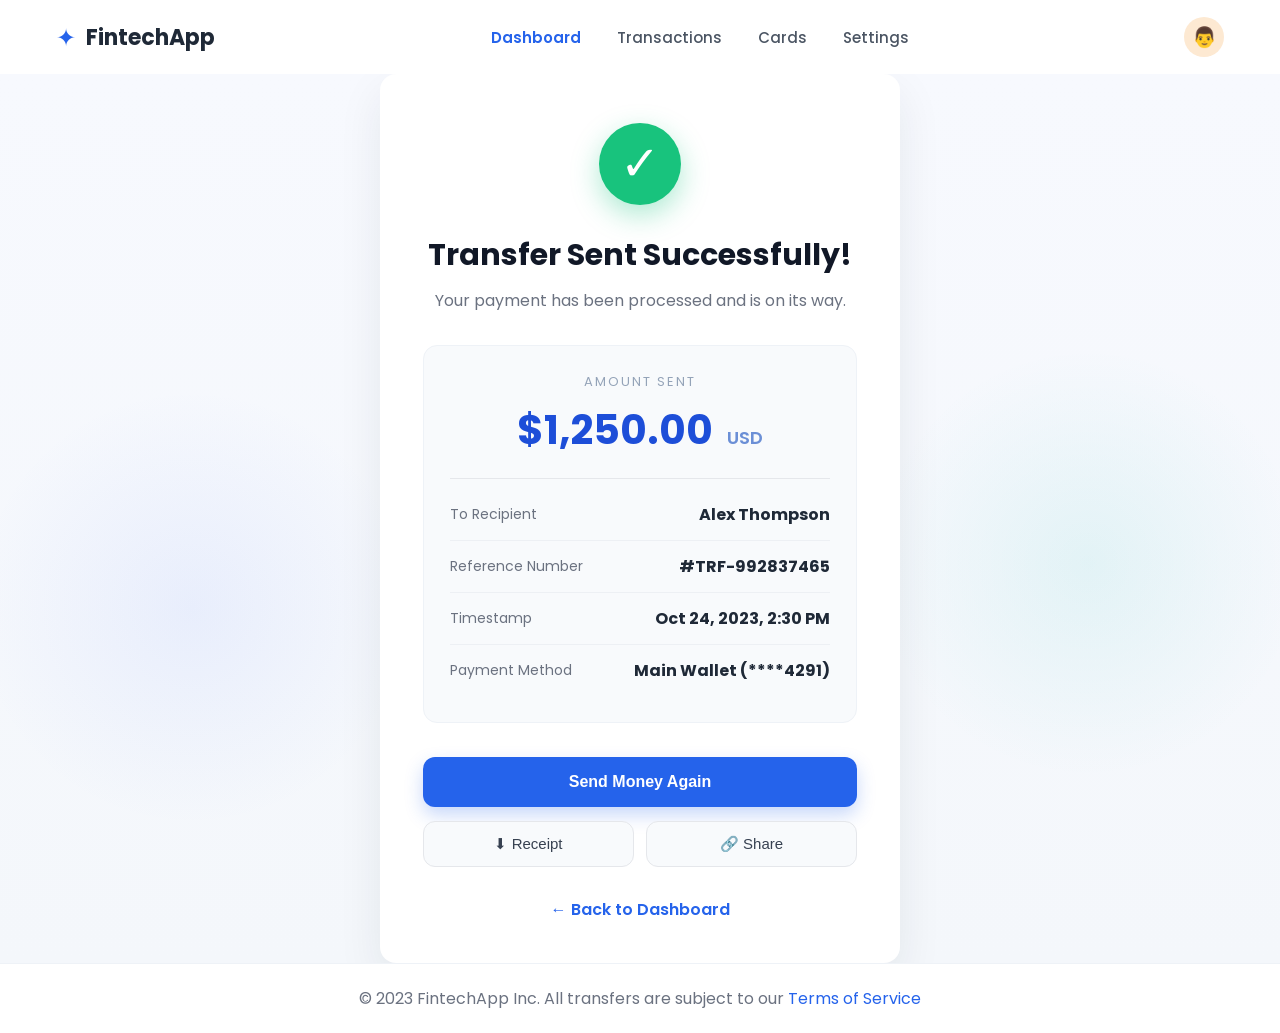
<file: Index.html>
<!DOCTYPE html>
<html lang="en">

<head>
    <meta charset="UTF-8">
    <meta name="viewport" content="width=device-width, initial-scale=1.0">
    <title>FintechApp</title>

    <link rel="stylesheet" href="style.css">

    <link href="https://fonts.googleapis.com/css2?family=Poppins:wght@300;400;500;600;700&display=swap"
        rel="stylesheet">
</head>

<body>

    

    <nav>

        <div class="logo">
            <span class="logo-icon">✦</span>
            <h2>FintechApp</h2>
        </div>

        <ul class="nav-links">
            <li><a href="#" class="active">Dashboard</a></li>
            <li><a href="#">Transactions</a></li>
            <li><a href="#">Cards</a></li>
            <li><a href="#">Settings</a></li>
        </ul>

        <div class="profile">
            👨
        </div>

    </nav>


    
    <main>

        <div class="card">

            <div class="success-icon">
                ✓
            </div>

            <h1>Transfer Sent Successfully!</h1>

            <p class="subtitle">
                Your payment has been processed and is on its way.
            </p>

            

            <div class="details-box">

                <p class="amount-title">AMOUNT SENT</p>

                <h2 class="amount">
                    $1,250.00 <span>USD</span>
                </h2>

                <hr>

                <div class="detail-row">
                    <span>To Recipient</span>
                    <strong>Alex Thompson</strong>
                </div>

                <div class="detail-row">
                    <span>Reference Number</span>
                    <strong>#TRF-992837465</strong>
                </div>

                <div class="detail-row">
                    <span>Timestamp</span>
                    <strong>Oct 24, 2023, 2:30 PM</strong>
                </div>

                <div class="detail-row">
                    <span>Payment Method</span>
                    <strong>Main Wallet (****4291)</strong>
                </div>

            </div>


            <button class="send-btn">
                Send Money Again
            </button>


            <div class="small-buttons">

                <button>⬇ Receipt</button>

                <button>🔗 Share</button>

            </div>


            <a href="#" class="back-link">
                ← Back to Dashboard
            </a>

        </div>

    </main>


    <footer>

        © 2023 FintechApp Inc. All transfers are subject to our
        <a href="#">Terms of Service</a>

    </footer>

</body>

</html>
</file>
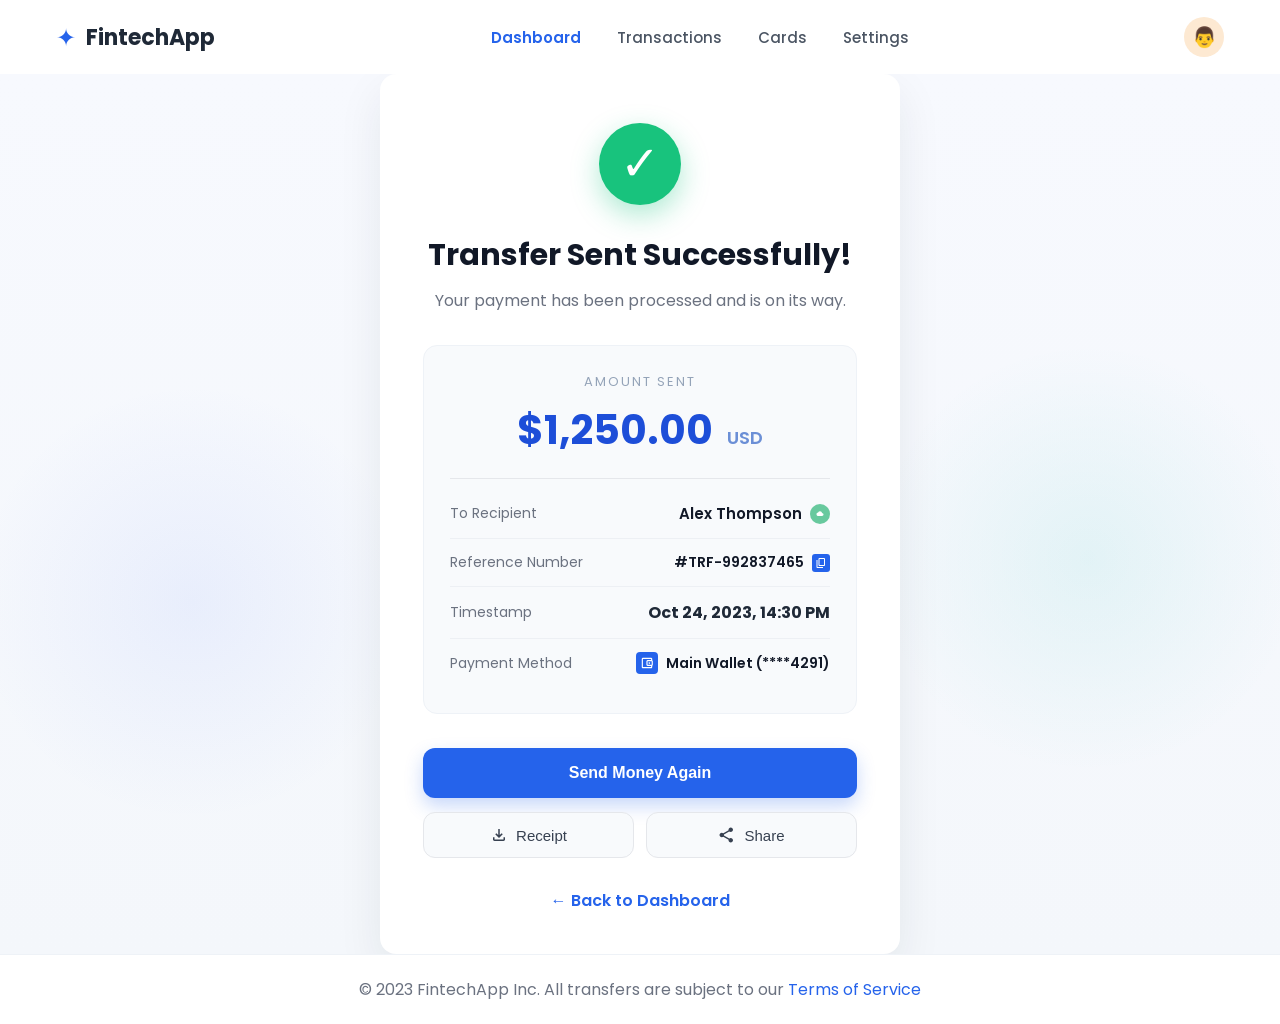
<file: index.html>
<!DOCTYPE html>
<html lang="en">
<head>
  <meta charset="UTF-8" />
  <meta name="viewport" content="width=device-width, initial-scale=1.0" />
  <title>FintechApp</title>
  <link rel="stylesheet" href="style.css" />
  <link href="https://fonts.googleapis.com/css2?family=Poppins:wght@300;400;500;600;700&display=swap" rel="stylesheet">
</head>
<body>

  <nav>
    <div class="logo">
      <span class="logo-icon">✦</span>
      <h2>FintechApp</h2>
    </div>

    <ul class="nav-links">
      <li><a href="#" class="active">Dashboard</a></li>
      <li><a href="#">Transactions</a></li>
      <li><a href="#">Cards</a></li>
      <li><a href="#">Settings</a></li>
    </ul>

    <div class="profile">👨</div>
  </nav>

  <main>
    <div class="card">
      <div class="success-icon">✓</div>

      <h1>Transfer Sent Successfully!</h1>
      <p class="subtitle">Your payment has been processed and is on its way.</p>

      <div class="details-box">
        <p class="amount-title">AMOUNT SENT</p>
        <h2 class="amount">$1,250.00 <span>USD</span></h2>

        <hr>

        <div class="detail-row">
          <span class="label">To Recipient</span>
          <div class="recipient">
            <strong class="name">Alex Thompson</strong>
            <span class="icon-wrap">
              <svg xmlns="http://www.w3.org/2000/svg" viewBox="0 -960 960 960" class="recipient-icon">
                <path d="M340-320h300q50 0 85-35t35-85q0-50-35-85t-85-35q-8-58-53-99t-101-41q-51 0-92.5 26T332-600q-57 5-94.5 43.5T200-460q0 58 41 99t99 41Zm0-80q-25 0-
                42.5-17.5T280-460q0-25 17.5-42.5T340-520h60v-20q0-33 23.5-56.5T480-620q33 0 56.5 23.5T560-540v60h80q17 0 28.5 11.5T680-440q0 17-11.5 28.5T640-400H340ZM48
                0-80q-83 0-156-31.5T197-197q-54-54-85.5-127T80-480q0-83 31.5-156T197-763q54-54 127-85.5T480-880q83 0 156 31.5T763-763q54 54 85.5 127T880-480q0 83-31.5 1
                56T763-197q-54 54-127 85.5T480-80Zm0-80q134 0 227-93t93-227q0-134-93-227t-227-93q-134 0-227 93t-93 227q0 134 93 227t227 93Zm0-320Z"/>
              </svg>
            </span>
          </div>
        </div>

        <div class="detail-row">
          <span class="label">Reference Number</span>
          <div class="ref-info">
            <strong>#TRF-992837465</strong>
            <svg xmlns="http://www.w3.org/2000/svg" viewBox="0 -960 960 960" class="copy-icon">
              <path d="M360-240q-33 0-56.5-23.5T280-320v-480q0-33 23.5-56.5T360-880h360q33 0 56.5 23.5T800-800v480q0 33-23.5 56.5T720-240H360Zm0-80h360v-480H360v480ZM200-80q-33 0-56.5-23.5T120-160v-560h80v560h440v80H200Zm160-240v-480 480Z"/>
            </svg>
          </div>
        </div>

        <div class="detail-row">
          <span class="label">Timestamp</span>
          <strong>Oct 24, 2023, 14:30 PM</strong>
        </div>

        <div class="detail-row">
          <span class="label">Payment Method</span>
          <div class="wallet-info">
            <svg xmlns="http://www.w3.org/2000/svg" viewBox="0 -960 960 960" class="wallet-icon">
              <path d="M200-200v-560 560Zm0 80q-33 0-56.5-23.5T120-200v-560q0-33 23.5-56.5T200-840h560q33 0 56.5 23.5T840-760v100h-80v-100H200v560h560v-100h80v100q0 33-23.5 56.5T760-120H200Zm320-160q-33 0-56.5-23.5T440-360v-240q0-33 23.5-56.5T520-680h280q33 0 56.5 23.5T880-600v240q0 33-23.5 56.5T800-280H520Zm280-80v-240H520v240h280Zm-117.5-77.5Q700-455 700-480t-17.5-42.5Q665-540 640-540t-42.5 17.5Q580-505 580-480t17.5 42.5Q615-420 640-420t42.5-17.5Z"/>
            </svg>
            <strong>Main Wallet (****4291)</strong>
          </div>
        </div>
      </div>

      <button class="send-btn">Send Money Again</button>

      <div class="small-buttons">
        <button class="receipt-btn">
          <svg xmlns="http://www.w3.org/2000/svg" viewBox="0 -960 960 960" class="icon">
            <path d="M480-320 280-520l56-58 104 104v-326h80v326l104-104 56 58-200 200ZM240-160q-33 0-56.5-23.5T160-240v-120h80v120h480v-120h80v120q0 33-23.5 56.5T720-160H240Z"/>
          </svg>
          Receipt
        </button>

        <button class="share-btn">
          <svg xmlns="http://www.w3.org/2000/svg" viewBox="0 -960 960 960" class="icon">
            <path d="M680-80q-50 0-85-35t-35-85q0-6 3-28L282-392q-16 15-37 23.5t-45 8.5q-50 0-85-35t-35-85q0-50 35-85t85-35q24 0 45 8.5t37 23.5l281-164q-2-7-2.5-13.5T560-760q0-50 35-85t85-35t85 35t35 85q0 50-35 85t-85 35q-24 0-45-8.5T598-672L317-508q2 7 2.5 13.5t.5 14.5q0 8-.5 14.5T317-452l281 164q16-15 37-23.5t45-8.5q50 0 85 35t35 85q0 50-35 85t-85 35Z"/>
          </svg>
          Share
        </button>
      </div>

      <a href="#" class="back-link">← Back to Dashboard</a>
    </div>
  </main>

  <footer>
    © 2023 FintechApp Inc. All transfers are subject to our
    <a href="#">Terms of Service</a>
  </footer>

</body>
</html>
<!-- made by meghana -->
</file>
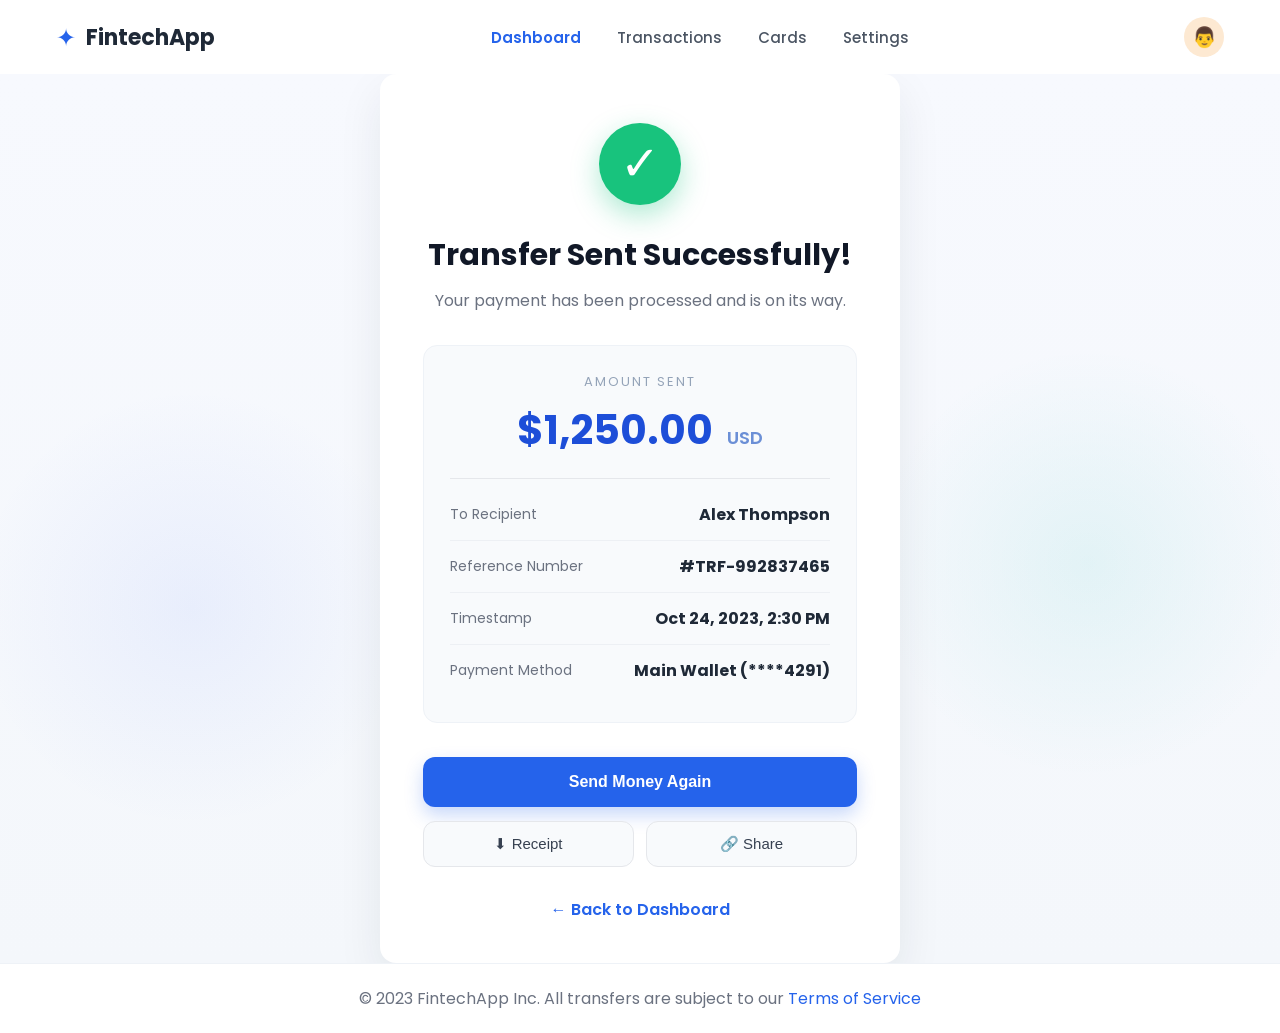
<file: TASK.html>
<!DOCTYPE html>
<html lang="en">

<head>
    <meta charset="UTF-8">
    <meta name="viewport" content="width=device-width, initial-scale=1.0">
    <title>FintechApp</title>

    <link rel="stylesheet" href="style.css">

    <link href="https://fonts.googleapis.com/css2?family=Poppins:wght@300;400;500;600;700&display=swap"
        rel="stylesheet">
</head>

<body>

    

    <nav>

        <div class="logo">
            <span class="logo-icon">✦</span>
            <h2>FintechApp</h2>
        </div>

        <ul class="nav-links">
            <li><a href="#" class="active">Dashboard</a></li>
            <li><a href="#">Transactions</a></li>
            <li><a href="#">Cards</a></li>
            <li><a href="#">Settings</a></li>
        </ul>

        <div class="profile">
            👨
        </div>

    </nav>


    
    <main>

        <div class="card">

            <div class="success-icon">
                ✓
            </div>

            <h1>Transfer Sent Successfully!</h1>

            <p class="subtitle">
                Your payment has been processed and is on its way.
            </p>

            

            <div class="details-box">

                <p class="amount-title">AMOUNT SENT</p>

                <h2 class="amount">
                    $1,250.00 <span>USD</span>
                </h2>

                <hr>

                <div class="detail-row">
                    <span>To Recipient</span>
                    <strong>Alex Thompson</strong>
                </div>

                <div class="detail-row">
                    <span>Reference Number</span>
                    <strong>#TRF-992837465</strong>
                </div>

                <div class="detail-row">
                    <span>Timestamp</span>
                    <strong>Oct 24, 2023, 2:30 PM</strong>
                </div>

                <div class="detail-row">
                    <span>Payment Method</span>
                    <strong>Main Wallet (****4291)</strong>
                </div>

            </div>


            <button class="send-btn">
                Send Money Again
            </button>


            <div class="small-buttons">

                <button>⬇ Receipt</button>

                <button>🔗 Share</button>

            </div>


            <a href="#" class="back-link">
                ← Back to Dashboard
            </a>

        </div>

    </main>


    <footer>

        © 2023 FintechApp Inc. All transfers are subject to our
        <a href="#">Terms of Service</a>

    </footer>

</body>

</html>
</file>
<file: style.css>
* {
  margin: 0;
  padding: 0;
  box-sizing: border-box;
}

body {
  font-family: "Poppins", sans-serif;
  background: #f5f7fb;
  color: #1f2937;
}

nav {
  background: white;
  height: 74px;
  padding: 0 56px;
  display: flex;
  justify-content: space-between;
  align-items: center;
  box-shadow: 0 1px 8px rgba(0, 0, 0, 0.05);
}

.logo {
  display: flex;
  align-items: center;
  gap: 10px;
}

.logo-icon {
  color: #2563eb;
  font-size: 24px;
}

.logo h2 {
  font-size: 22px;
  font-weight: 700;
}

.nav-links {
  list-style: none;
  display: flex;
  gap: 36px;
}

.nav-links a {
  text-decoration: none;
  color: #4b5563;
  font-size: 15px;
  font-weight: 500;
}

.nav-links .active {
  color: #2563eb;
  font-weight: 600;
}

.profile {
  width: 40px;
  height: 40px;
  border-radius: 50%;
  background: #fde9d2;
  display: flex;
  justify-content: center;
  align-items: center;
  font-size: 20px;
}

main {
  min-height: calc(100vh - 134px);
  display: flex;
  justify-content: center;
  align-items: center;
  background:
    radial-gradient(circle at 15% 60%, rgba(80, 120, 255, 0.08), transparent 18%),
    radial-gradient(circle at 85% 55%, rgba(0, 180, 170, 0.08), transparent 18%),
    linear-gradient(180deg, #f7f9fe 0%, #f4f7fb 100%);
  overflow: hidden;
}

.card {
  width: 520px;
  background: white;
  border-radius: 16px;
  padding: 48px 42px 40px;
  text-align: center;
  box-shadow: 0 18px 45px rgba(31, 41, 55, 0.08);
  border: 1px solid rgba(255, 255, 255, 0.7);
}

.success-icon {
  width: 82px;
  height: 82px;
  margin: 0 auto 28px;
  border-radius: 50%;
  background: #18c37d;
  color: white;
  font-size: 48px;
  display: flex;
  justify-content: center;
  align-items: center;
  box-shadow: 0 10px 28px rgba(24, 195, 125, 0.35);
}

.card h1 {
  font-size: 30px;
  font-weight: 700;
  color: #111827;
  margin-bottom: 10px;
}

.subtitle {
  color: #6b7280;
  font-size: 16px;
  margin-bottom: 32px;
}

.details-box {
  background: #f8fafc;
  border-radius: 14px;
  padding: 26px;
  text-align: left;
  border: 1px solid #eef2f7;
}

.amount-title {
  text-align: center;
  color: #94a3b8;
  letter-spacing: 2px;
  font-size: 13px;
  margin-bottom: 8px;
}

.amount {
  text-align: center;
  color: #1d4ed8;
  font-size: 40px;
  font-weight: 700;
  margin-bottom: 18px;
}

.amount span {
  font-size: 18px;
  font-weight: 600;
  color: #6b8fd6;
  margin-left: 6px;
}

.details-box hr {
  border: none;
  border-top: 1px solid #e5e7eb;
  margin-bottom: 10px;
}

.detail-row {
  display: flex;
  justify-content: space-between;
  align-items: center;
  padding: 13px 0;
  border-bottom: 1px solid #edf0f4;
}

.detail-row:last-child {
  border-bottom: none;
}

.label,
.detail-row > span {
  font-size: 14px;
  color: #6b7280;
}

.recipient,
.ref-info,
.wallet-info {
  display: flex;
  align-items: center;
  gap: 8px;
}

.name {
  font-size: 15px;
  font-weight: 600;
  color: #111827;
}

.icon {
  width: 18px;
  height: 18px;
  flex-shrink: 0;
  fill: currentColor;
}

.recipient-icon {
  width: 12px;
  height: 12px;
  fill: #fff;
  background-color: #68c99e;
  border-radius: 50%;
  padding: 4px;
  box-sizing: content-box;
  display: block;
}

.copy-icon {
  width: 12px;
  height: 12px;
  fill: #fff;
  background-color: #2563eb;
  border-radius: 3px;
  padding: 3px;
  box-sizing: content-box;
  flex-shrink: 0;
}

.wallet-icon {
  width: 14px;
  height: 14px;
  fill: #fff;
  background-color: #2563eb;
  border-radius: 4px;
  padding: 4px;
  box-sizing: content-box;
  flex-shrink: 0;
}

.copy-icon:hover {
  opacity: 0.75;
}

.wallet-info strong,
.ref-info strong {
  font-size: 14px;
  font-weight: 600;
  color: #111827;
}

.wallet-info strong {
  white-space: nowrap;
}

.send-btn {
  width: 100%;
  margin-top: 34px;
  padding: 16px;
  background: #2563eb;
  color: white;
  border: none;
  border-radius: 12px;
  font-size: 16px;
  font-weight: 600;
  cursor: pointer;
  box-shadow: 0 8px 18px rgba(37, 99, 235, 0.25);
}

.small-buttons {
  display: flex;
  gap: 12px;
  margin-top: 14px;
}

.small-buttons button {
  flex: 1;
  display: inline-flex;
  align-items: center;
  justify-content: center;
  gap: 8px;
  padding: 13px;
  border-radius: 12px;
  border: 1px solid #e5e7eb;
  background: #f8fafc;
  cursor: pointer;
  font-size: 15px;
  font-weight: 500;
  color: #374151;
}

.share-btn {
  background: #eef2ff;
}

.back-link {
  display: inline-block;
  margin-top: 30px;
  text-decoration: none;
  color: #2563eb;
  font-weight: 600;
}

footer {
  background: white;
  text-align: center;
  padding: 22px;
  color: #6b7280;
  border-top: 1px solid #eef2f7;
}

footer a {
  color: #2563eb;
  text-decoration: none;
}
/* made by meghana  */
</file>
